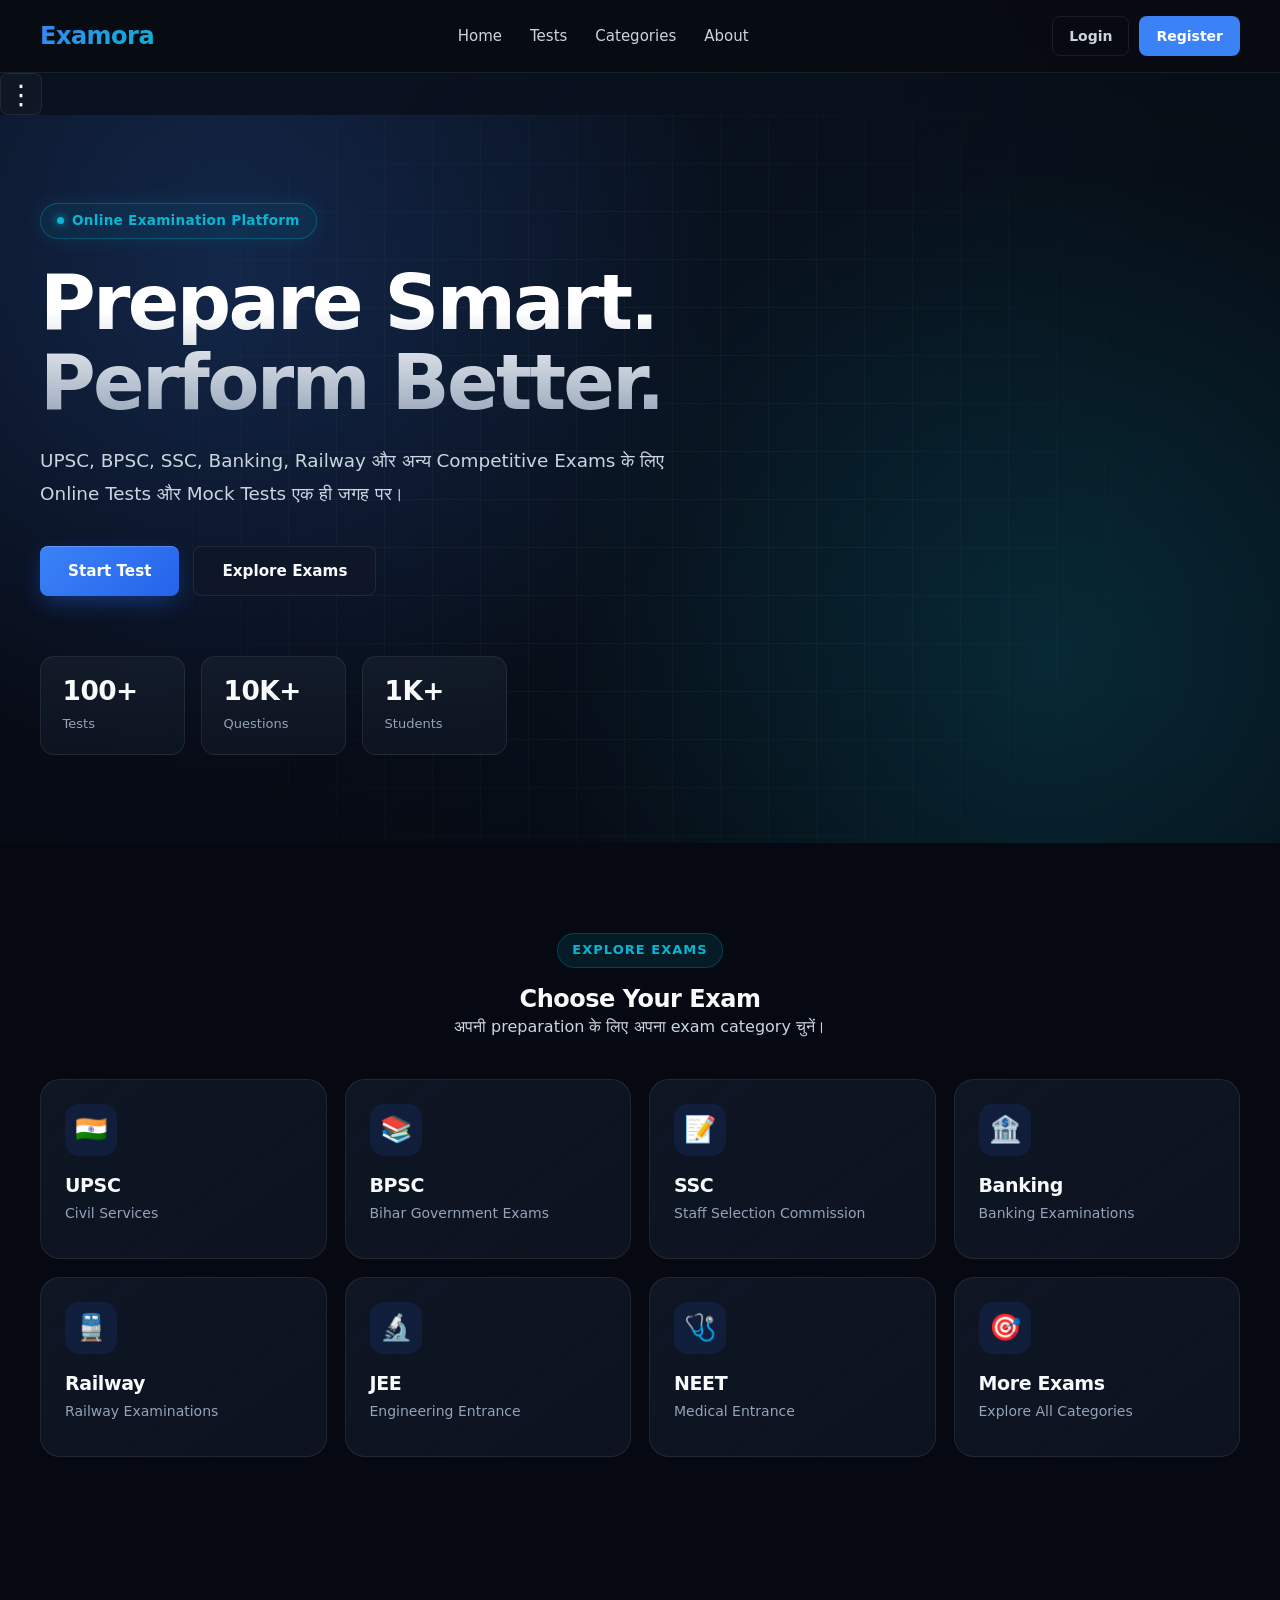
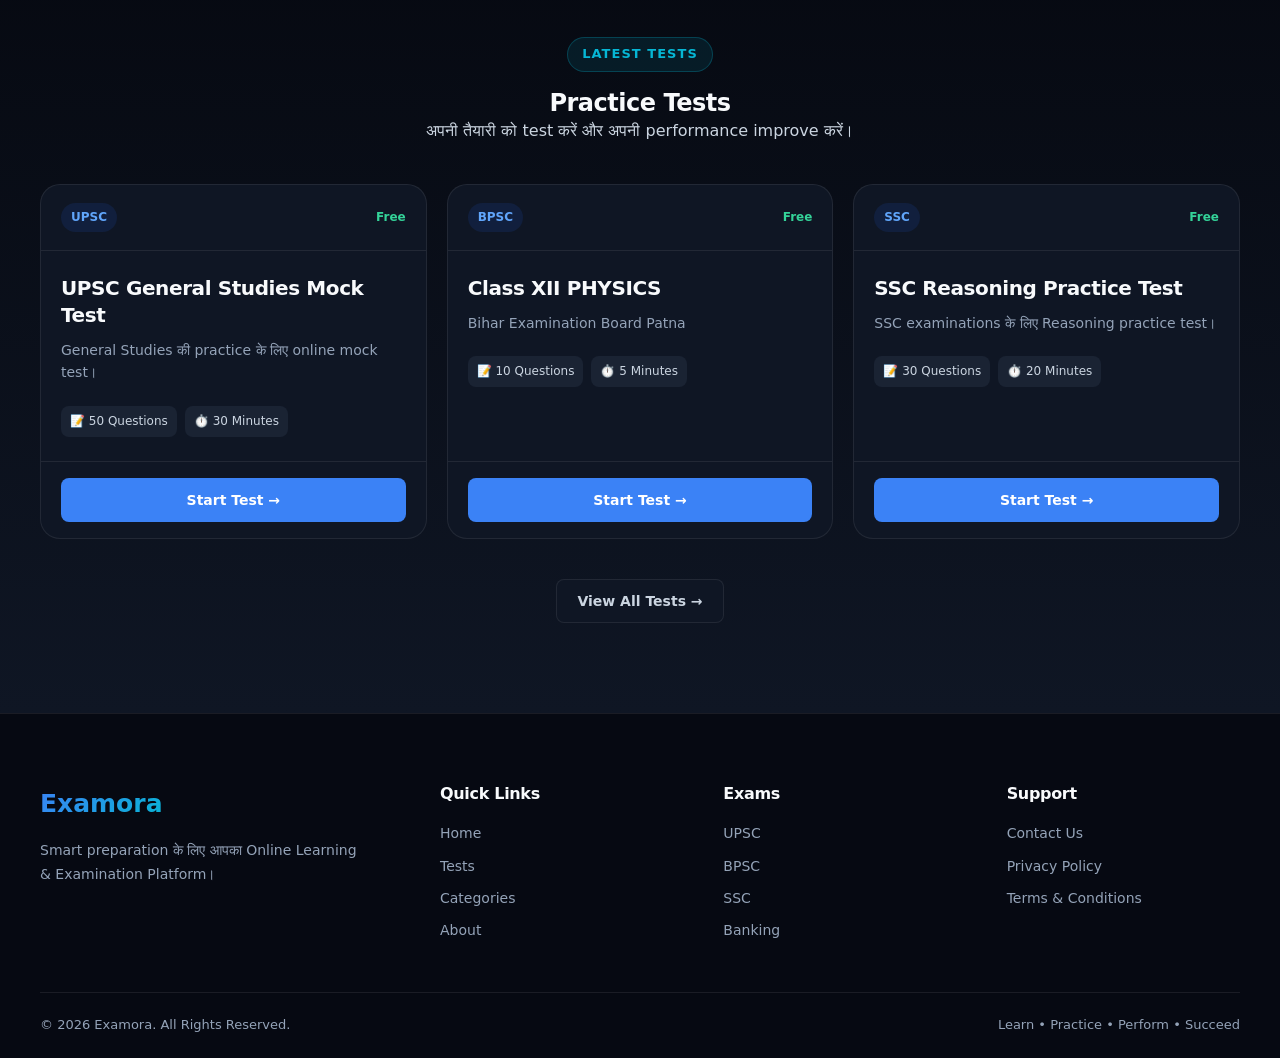
<file: index.html>
<!DOCTYPE html>
<html lang="en">

<head>
    <meta charset="UTF-8">
    <meta name="viewport" content="width=device-width, initial-scale=1.0">
    <meta name="theme-color" content="#080b12">
    <meta name="description" content="Examora - Online Learning & Examination Platform">

    <!-- PWA Manifest & Support -->
    <link rel="manifest" href="./manifest.json">
    <meta name="mobile-web-app-capable" content="yes">
    <meta name="apple-mobile-web-app-status-bar-style" content="black-translucent">
    <meta name="apple-mobile-web-app-title" content="Examora">

    <!-- PWA Icons -->
    <link rel="icon" type="image/png" sizes="192x192" href="./icons/icon-192.png">
    <link rel="apple-touch-icon" href="./icons/icon-192.png">

    <title>Examora</title>

    <!-- Global & Progress CSS -->
    <link rel="stylesheet" href="css/style.css">
    <link rel="stylesheet" href="css/progress.css">

    <!-- Component CSS -->
    <link rel="stylesheet" href="css/header.css">
    <link rel="stylesheet" href="css/hero.css">
    <link rel="stylesheet" href="css/category.css">
    <link rel="stylesheet" href="css/test.css">
    <link rel="stylesheet" href="css/footer.css">
    <link rel="stylesheet" href="css/menu.css">
</head>

<body>
    <!-- Progress Bar -->
    <div id="pageProgress" class="page-progress" aria-hidden="true">
        <div class="page-progress-bar"></div>
    </div>

    <!-- App Containers -->
    <div id="header"></div>
    <div id="menu"></div>
    <div id="hero"></div>
    <div id="category"></div>
    <div id="tests"></div>
    <div id="footer"></div>

    <!-- Scripts -->
    <script src="js/progress.js"></script>
    <script src="js/app.js"></script>

    <!-- Service Worker -->
    <script>
        if ("serviceWorker" in navigator) {
            window.addEventListener("load", () => {
                navigator.serviceWorker
                    .register("./sw.js")
                    .then(registration => {
                        console.log("Examora Service Worker registered:", registration.scope);
                    })
                    .catch(error => {
                        console.error("Service Worker registration failed:", error);
                    });
            });
        }
    </script>
</body>

</html>
</file>
<file: css/style.css>
/* =========================================================
   EXAMORA — Design System & Global Stylesheet
   File: css/style.css
   Theme: Modern Dark SaaS / EdTech UI
   ========================================================= */

/* =========================
   1. DESIGN TOKENS (VARIABLES)
========================= */
:root {
    /* Brand Colors */
    --primary: #3b82f6;
    --primary-dark: #2563eb;
    --primary-glow: rgba(59, 130, 246, 0.35);
    --secondary: #06b6d4;
    --secondary-glow: rgba(6, 182, 212, 0.25);

    /* Semantic / Status Colors */
    --success: #10b981;
    --warning: #f59e0b;
    --danger: #ef4444;

    /* Background & Surfaces */
    --background: #060911;
    --surface: #0f1624;
    --surface-light: #1a2333;
    --surface-glass: rgba(15, 22, 36, 0.75);

    /* Text Colors */
    --text: #f8fafc;
    --text-secondary: #cbd5e1;
    --text-muted: #94a3b8;

    /* Borders & Dividers */
    --border: rgba(255, 255, 255, 0.08);
    --border-hover: rgba(59, 130, 246, 0.45);

    /* Gradients */
    --gradient-primary: linear-gradient(135deg, var(--primary) 0%, var(--secondary) 100%);
    --gradient-surface: linear-gradient(180deg, rgba(255, 255, 255, 0.03) 0%, rgba(255, 255, 255, 0) 100%);

    /* Shadows */
    --shadow-sm: 0 2px 8px -2px rgba(0, 0, 0, 0.4);
    --shadow-md: 0 8px 24px -4px rgba(0, 0, 0, 0.5);
    --shadow-lg: 0 16px 40px -8px rgba(0, 0, 0, 0.6);
    --shadow-glow: 0 8px 25px -4px var(--primary-glow);

    /* Typography */
    --font-sans: 'Inter', system-ui, -apple-system, BlinkMacSystemFont, 'Segoe UI', Roboto, sans-serif;

    /* Spacing Scale */
    --space-xs: 0.25rem;   /* 4px */
    --space-sm: 0.5rem;    /* 8px */
    --space-md: 1rem;      /* 16px */
    --space-lg: 1.5rem;    /* 24px */
    --space-xl: 2.5rem;    /* 40px */
    --space-xxl: 4.5rem;   /* 72px */

    /* Border Radius */
    --radius-sm: 8px;
    --radius-md: 14px;
    --radius-lg: 20px;
    --radius-xl: 28px;
    --radius-full: 9999px;

    /* Layout */
    --container-width: 1200px;

    /* Smooth Transitions */
    --transition-fast: 0.18s cubic-bezier(0.4, 0, 0.2, 1);
    --transition: 0.3s cubic-bezier(0.4, 0, 0.2, 1);
}

/* =========================
   2. MODERN CSS RESET
========================= */
*,
*::before,
*::after {
    margin: 0;
    padding: 0;
    box-sizing: border-box;
}

html {
    scroll-behavior: smooth;
    -webkit-text-size-adjust: 100%;
    color-scheme: dark;
}

body {
    min-height: 100vh;
    background-color: var(--background);
    background-image: 
        radial-gradient(circle at 15% 0%, rgba(59, 130, 246, 0.08), transparent 35%),
        radial-gradient(circle at 85% 20%, rgba(6, 182, 212, 0.06), transparent 35%);
    color: var(--text);
    font-family: var(--font-sans);
    font-size: 1rem;
    line-height: 1.6;
    overflow-x: hidden;
    -webkit-font-smoothing: antialiased;
    -moz-osx-font-smoothing: grayscale;
}

/* =========================
   3. BASE ELEMENTS
========================= */
h1, h2, h3, h4, h5, h6 {
    color: var(--text);
    font-weight: 700;
    line-height: 1.25;
    letter-spacing: -0.02em;
}

p {
    color: var(--text-secondary);
}

a {
    color: inherit;
    text-decoration: none;
    transition: color var(--transition-fast), opacity var(--transition-fast);
}

ul, ol {
    list-style: none;
}

button {
    border: none;
    background: none;
    color: inherit;
    font: inherit;
    cursor: pointer;
    user-select: none;
}

input,
textarea,
select {
    font: inherit;
    color: var(--text);
    background: var(--surface);
    border: 1px solid var(--border);
    border-radius: var(--radius-sm);
    padding: 0.75rem 1rem;
    transition: border-color var(--transition-fast), box-shadow var(--transition-fast);
}

input:focus,
textarea:focus,
select:focus {
    outline: none;
    border-color: var(--primary);
    box-shadow: 0 0 0 3px rgba(59, 130, 246, 0.2);
}

img,
svg {
    display: block;
    max-width: 100%;
    height: auto;
}

/* =========================
   4. LAYOUT & CONTAINERS
========================= */
.container {
    width: min(calc(100% - 2rem), var(--container-width));
    margin-inline: auto;
}

.section {
    width: 100%;
    padding: var(--space-xxl) 0;
    position: relative;
}

/* =========================
   5. SECTION HEADERS
========================= */
.section-header {
    text-align: center;
    max-width: 720px;
    margin: 0 auto var(--space-xl);
}

.section-label {
    display: inline-flex;
    align-items: center;
    gap: 6px;
    margin-bottom: var(--space-md);
    padding: 6px 14px;
    background: rgba(6, 182, 212, 0.1);
    border: 1px solid rgba(6, 182, 212, 0.25);
    border-radius: var(--radius-full);
    color: var(--secondary);
    font-size: 0.8125rem;
    font-weight: 600;
    text-transform: uppercase;
    letter-spacing: 0.08em;
}

.section-title {
    margin-bottom: var(--space-md);
    font-size: clamp(1.85rem, 4vw, 2.75rem);
    font-weight: 800;
    line-height: 1.15;
}

.section-description {
    max-width: 620px;
    margin-inline: auto;
    color: var(--text-muted);
    font-size: clamp(1rem, 1.5vw, 1.125rem);
}

/* =========================
   6. RESPONSIVE GRID SYSTEM
========================= */
.grid {
    display: grid;
    gap: var(--space-lg);
}

.grid-2 {
    grid-template-columns: repeat(auto-fit, minmax(min(100%, 340px), 1fr));
}

.grid-3 {
    grid-template-columns: repeat(auto-fit, minmax(min(100%, 280px), 1fr));
}

.grid-4 {
    grid-template-columns: repeat(auto-fit, minmax(min(100%, 240px), 1fr));
}

/* =========================
   7. CARDS
========================= */
.card {
    background: var(--surface);
    background-image: var(--gradient-surface);
    border: 1px solid var(--border);
    border-radius: var(--radius-md);
    padding: var(--space-lg);
    box-shadow: var(--shadow-sm);
    backdrop-filter: blur(12px);
    transition: 
        transform var(--transition),
        border-color var(--transition),
        box-shadow var(--transition);
}

.card:hover {
    transform: translateY(-5px);
    border-color: var(--border-hover);
    box-shadow: var(--shadow-md), 0 0 25px rgba(59, 130, 246, 0.12);
}

/* =========================
   8. BUTTONS
========================= */
.btn {
    display: inline-flex;
    align-items: center;
    justify-content: center;
    gap: var(--space-sm);
    min-height: 44px;
    padding: 0.65rem 1.35rem;
    border-radius: var(--radius-sm);
    font-size: 0.95rem;
    font-weight: 600;
    letter-spacing: 0.01em;
    transition: 
        transform var(--transition-fast),
        background var(--transition-fast),
        box-shadow var(--transition-fast),
        border-color var(--transition-fast);
}

.btn:hover {
    transform: translateY(-2px);
}

.btn:active {
    transform: translateY(0);
}

.btn-primary {
    background: var(--gradient-primary);
    color: #ffffff;
    box-shadow: var(--shadow-glow);
}

.btn-primary:hover {
    box-shadow: 0 10px 28px -4px rgba(59, 130, 246, 0.55);
    filter: brightness(1.06);
}

.btn-secondary {
    background: var(--surface-light);
    color: var(--text);
    border: 1px solid var(--border);
}

.btn-secondary:hover {
    background: rgba(255, 255, 255, 0.08);
    border-color: rgba(255, 255, 255, 0.2);
}

.btn-outline {
    background: transparent;
    color: var(--text);
    border: 1px solid var(--border);
}

.btn-outline:hover {
    border-color: var(--primary);
    background: rgba(59, 130, 246, 0.08);
}

/* =========================
   9. UTILITY CLASSES
========================= */
.hidden {
    display: none !important;
}

.text-center {
    text-align: center;
}

.text-muted {
    color: var(--text-muted);
}

.text-gradient {
    background: var(--gradient-primary);
    -webkit-background-clip: text;
    background-clip: text;
    color: transparent;
}

.glass {
    background: var(--surface-glass);
    backdrop-filter: blur(16px);
    -webkit-backdrop-filter: blur(16px);
    border: 1px solid var(--border);
}

/* =========================
   10. ACCESSIBILITY & BROWSER UI
========================= */
:focus-visible {
    outline: 2px solid var(--secondary);
    outline-offset: 3px;
}

::selection {
    background: var(--primary);
    color: #ffffff;
}

::-webkit-scrollbar {
    width: 8px;
    height: 8px;
}

::-webkit-scrollbar-track {
    background: var(--background);
}

::-webkit-scrollbar-thumb {
    background: var(--surface-light);
    border-radius: var(--radius-full);
    border: 2px solid var(--background);
}

::-webkit-scrollbar-thumb:hover {
    background: var(--text-muted);
}

/* =========================
   11. RESPONSIVE MEDIA QUERIES
========================= */
@media (max-width: 768px) {
    .container {
        width: min(calc(100% - 1.5rem), var(--container-width));
    }

    .section {
        padding: var(--space-xl) 0;
    }

    .card {
        padding: var(--space-md);
    }
}

/* =========================
   12. REDUCED MOTION
========================= */
@media (prefers-reduced-motion: reduce) {
    html {
        scroll-behavior: auto;
    }

    *,
    *::before,
    *::after {
        animation-duration: 0.01ms !important;
        animation-iteration-count: 1 !important;
        transition-duration: 0.01ms !important;
        scroll-behavior: auto !important;
    }
}
</file>
<file: css/progress.css>
/* =========================================================
   EXAMORA
   Premium Page Loading Progress
   File: css/progress.css
   ========================================================= */


/* =========================================================
   ROOT COLORS
========================================================= */

:root {

    --progress-blue: #2388ff;

    --progress-cyan: #00d9ff;

    --progress-light: #7defff;

    --progress-glow:
        rgba(0, 190, 255, 0.85);

}


/* =========================================================
   PROGRESS CONTAINER
========================================================= */

.page-progress {

    position: fixed;

    top: 0;

    left: 0;

    z-index: 99999;

    width: 100%;

    height: 6px;

    overflow: hidden;

    pointer-events: none;

    background: transparent;

}


/* =========================================================
   PROGRESS BAR
========================================================= */

.page-progress-bar {

    position: relative;

    width: 0%;

    height: 100%;

    border-radius:
        0 12px 12px 0;

    background:
        linear-gradient(
            90deg,
            #1769ff 0%,
            #2388ff 30%,
            #00c8ff 65%,
            #72efff 100%
        );

    box-shadow:

        0 0 5px
        rgba(35, 136, 255, 0.95),

        0 0 12px
        rgba(0, 217, 255, 0.9),

        0 0 24px
        rgba(0, 190, 255, 0.75),

        0 0 42px
        rgba(0, 160, 255, 0.45);

    transition:

        width 0.28s
        cubic-bezier(
            0.22,
            1,
            0.36,
            1
        ),

        opacity 0.35s ease;

}


/* =========================================================
   MOVING LIGHT
========================================================= */

.page-progress-bar::after {

    content: "";

    position: absolute;

    top: 0;

    right: 0;

    width: 120px;

    height: 100%;

    background:
        linear-gradient(
            90deg,
            transparent,
            rgba(255, 255, 255, 0.85),
            transparent
        );

    filter:
        blur(2px);

    opacity: 0.9;

    animation:
        progress-shine
        1.2s
        ease-in-out
        infinite;

}


/* =========================================================
   LOADING STATE
========================================================= */

.page-progress.loading {

    opacity: 1;

}


.page-progress.loading
.page-progress-bar {

    width: 72%;

}


/* =========================================================
   ACTIVE LOADING ANIMATION
========================================================= */

.page-progress.loading
.page-progress-bar::before {

    content: "";

    position: absolute;

    top: -2px;

    right: 0;

    width: 70px;

    height: 10px;

    border-radius: 50%;

    background:
        rgba(
            125,
            239,
            255,
            0.9
        );

    filter:
        blur(6px);

}


/* =========================================================
   COMPLETE STATE
========================================================= */

.page-progress.complete {

    opacity: 1;

}


.page-progress.complete
.page-progress-bar {

    width: 100%;

    opacity: 0;

}


/* =========================================================
   SHINE ANIMATION
========================================================= */

@keyframes progress-shine {

    0% {

        transform:
            translateX(70px);

        opacity: 0;

    }

    25% {

        opacity: 0.9;

    }

    70% {

        opacity: 0.8;

    }

    100% {

        transform:
            translateX(-120px);

        opacity: 0;

    }

}


/* =========================================================
   EXTRA GLOW ANIMATION
========================================================= */

@keyframes progress-glow {

    0% {

        filter:
            brightness(1);

    }

    50% {

        filter:
            brightness(1.35);

    }

    100% {

        filter:
            brightness(1);

    }

}


.page-progress.loading
.page-progress-bar {

    animation:
        progress-glow
        1.6s
        ease-in-out
        infinite;

}


/* =========================================================
   MOBILE
========================================================= */

@media (max-width: 600px) {

    .page-progress {

        height: 5px;

    }

    .page-progress-bar {

        border-radius:
            0 10px 10px 0;

    }

}


/* =========================================================
   LARGE SCREENS
========================================================= */

@media (min-width: 1200px) {

    .page-progress {

        height: 7px;

    }

    .page-progress-bar::after {

        width: 150px;

    }

}


/* =========================================================
   REDUCED MOTION
========================================================= */

@media (
    prefers-reduced-motion: reduce
) {

    .page-progress-bar {

        animation: none;

        transition:
            width 0.1s linear;

    }

    .page-progress-bar::after {

        animation: none;

    }

}
</file>
<file: css/header.css>
/* =========================================================
   EXAMORA
   Header Component Styles
   File: css/header.css
   ========================================================= */


/* =========================
   HEADER
========================= */

.site-header {

    position: sticky;

    top: 0;

    z-index: 1000;

    width: 100%;

    background: rgba(8, 11, 18, 0.92);

    border-bottom: 1px solid var(--border);

    backdrop-filter: blur(14px);

}


/* =========================
   HEADER CONTAINER
========================= */

.header-container {

    width: min(
        calc(100% - 32px),
        var(--container-width)
    );

    min-height: 72px;

    margin: 0 auto;

    display: flex;

    align-items: center;

    justify-content: space-between;

    gap: 24px;

}


/* =========================
   LOGO
========================= */

.logo {

    display: inline-flex;

    align-items: center;

    flex-shrink: 0;

}


.logo-text {

    font-size: 24px;

    font-weight: 800;

    letter-spacing: -0.5px;

    background:
        linear-gradient(
            135deg,
            var(--primary),
            var(--secondary)
        );

    -webkit-background-clip: text;

    background-clip: text;

    color: transparent;

}


/* =========================
   NAVIGATION
========================= */

.main-nav {

    display: flex;

    align-items: center;

    justify-content: center;

    gap: 28px;

}


.main-nav a {

    position: relative;

    color: var(--text-secondary);

    font-size: 15px;

    font-weight: 500;

    transition:
        color var(--transition);

}


.main-nav a:hover {

    color: var(--text);

}


.main-nav a::after {

    content: "";

    position: absolute;

    left: 0;

    bottom: -7px;

    width: 0;

    height: 2px;

    background: var(--secondary);

    border-radius: 10px;

    transition:
        width var(--transition);

}


.main-nav a:hover::after {

    width: 100%;

}


/* =========================
   HEADER ACTIONS
========================= */

.header-actions {

    display: flex;

    align-items: center;

    gap: 10px;

}


/* =========================
   LOGIN BUTTON
========================= */

.login-btn {

    display: inline-flex;

    align-items: center;

    justify-content: center;

    min-height: 40px;

    padding: 8px 16px;

    color: var(--text-secondary);

    border: 1px solid var(--border);

    border-radius: var(--radius-sm);

    font-size: 14px;

    font-weight: 600;

    transition:
        background var(--transition),
        color var(--transition),
        border-color var(--transition);

}


.login-btn:hover {

    color: var(--text);

    background: var(--surface);

    border-color:
        rgba(255, 255, 255, 0.16);

}


/* =========================
   REGISTER BUTTON
========================= */

.register-btn {

    display: inline-flex;

    align-items: center;

    justify-content: center;

    min-height: 40px;

    padding: 8px 17px;

    background: var(--primary);

    color: #ffffff;

    border-radius: var(--radius-sm);

    font-size: 14px;

    font-weight: 600;

    transition:
        background var(--transition),
        transform var(--transition);

}


.register-btn:hover {

    background: var(--primary-dark);

    transform: translateY(-1px);

}


/* =========================
   MOBILE MENU BUTTON
========================= */

.menu-btn {

    display: none;

    width: 42px;

    height: 42px;

    align-items: center;

    justify-content: center;

    border: 1px solid var(--border);

    border-radius: var(--radius-sm);

    background: var(--surface);

    color: var(--text);

    font-size: 22px;

    line-height: 1;

}


/* =========================
   TABLET
========================= */

@media (max-width: 900px) {

    .main-nav {

        gap: 18px;

    }

    .header-actions {

        gap: 6px;

    }

}


/* =========================
   MOBILE
========================= */

@media (max-width: 700px) {

    .header-container {

        min-height: 64px;

        width: min(
            calc(100% - 24px),
            var(--container-width)
        );

    }


    .main-nav {

        display: none;

    }


    .header-actions {

        display: none;

    }


    .menu-btn {

        display: inline-flex;

    }


    .logo-text {

        font-size: 22px;

    }

}
</file>
<file: css/hero.css>
/* =========================================================
   EXAMORA — Hero Component (css/hero.css)
   ========================================================= */

.hero-section {
    position: relative;
    width: 100%;
    min-height: 680px;
    display: flex;
    align-items: center;
    overflow: hidden;
    background:
        radial-gradient(circle at 18% 22%, rgba(59, 130, 246, 0.2), transparent 42%),
        radial-gradient(circle at 82% 75%, rgba(6, 182, 212, 0.14), transparent 42%);
}

/* Subtle architectural grid overlay */
.hero-section::before {
    content: "";
    position: absolute;
    inset: 0;
    background-image: 
        linear-gradient(to right, rgba(255, 255, 255, 0.03) 1px, transparent 1px),
        linear-gradient(to bottom, rgba(255, 255, 255, 0.03) 1px, transparent 1px);
    background-size: 48px 48px;
    mask-image: radial-gradient(circle at center, black 35%, transparent 85%);
    -webkit-mask-image: radial-gradient(circle at center, black 35%, transparent 85%);
    pointer-events: none;
}

.hero-container {
    position: relative;
    z-index: 1;
    width: min(calc(100% - 2rem), var(--container-width));
    margin-inline: auto;
    padding: 5.5rem 0;
}

.hero-content {
    max-width: 780px;
}

/* Typography & Badge */
.hero-badge {
    display: inline-flex;
    align-items: center;
    gap: 8px;
    padding: 6px 16px;
    margin-bottom: 1.5rem;
    border: 1px solid rgba(6, 182, 212, 0.3);
    border-radius: 999px;
    background: rgba(6, 182, 212, 0.08);
    backdrop-filter: blur(8px);
    color: var(--secondary);
    font-size: 0.85rem;
    font-weight: 600;
    letter-spacing: 0.02em;
    box-shadow: 0 0 20px rgba(6, 182, 212, 0.12);
}

.hero-badge::before {
    content: "";
    width: 7px;
    height: 7px;
    border-radius: 50%;
    background: var(--secondary);
    box-shadow: 0 0 8px var(--secondary);
}

.hero-content h1 {
    margin-bottom: 1.35rem;
    font-size: clamp(2.75rem, 6.5vw, 4.75rem);
    line-height: 1.06;
    letter-spacing: -0.035em;
    font-weight: 800;
    background: linear-gradient(180deg, #ffffff 30%, #94a3b8 100%);
    -webkit-background-clip: text;
    background-clip: text;
    color: transparent;
}

.hero-content p {
    max-width: 640px;
    margin-bottom: 2.25rem;
    color: var(--text-secondary);
    font-size: clamp(1.05rem, 1.5vw, 1.15rem);
    line-height: 1.75;
}

/* Actions & Buttons */
.hero-actions {
    display: flex;
    align-items: center;
    flex-wrap: wrap;
    gap: 14px;
}

.hero-primary-btn,
.hero-secondary-btn {
    display: inline-flex;
    align-items: center;
    justify-content: center;
    gap: 8px;
    min-height: 50px;
    padding: 0.75rem 1.75rem;
    border-radius: var(--radius-sm);
    font-size: 0.95rem;
    font-weight: 600;
    transition: transform var(--transition-fast), box-shadow var(--transition-fast), border-color var(--transition-fast), background var(--transition-fast);
}

.hero-primary-btn {
    background: linear-gradient(135deg, var(--primary) 0%, var(--primary-dark) 100%);
    color: #ffffff;
    box-shadow: 0 8px 24px -4px rgba(37, 99, 235, 0.45), inset 0 1px 0 rgba(255, 255, 255, 0.2);
}

.hero-primary-btn:hover {
    transform: translateY(-2px);
    box-shadow: 0 12px 30px -4px rgba(37, 99, 235, 0.65), inset 0 1px 0 rgba(255, 255, 255, 0.25);
    filter: brightness(1.05);
}

.hero-secondary-btn {
    border: 1px solid var(--border);
    background: rgba(17, 24, 39, 0.6);
    backdrop-filter: blur(10px);
    color: var(--text);
}

.hero-secondary-btn:hover {
    background: var(--surface-light);
    border-color: rgba(255, 255, 255, 0.22);
    transform: translateY(-2px);
}

/* Stats Cards */
.hero-stats {
    display: flex;
    align-items: stretch;
    flex-wrap: wrap;
    gap: 16px;
    margin-top: 3.75rem;
}

.stat-item {
    min-width: 145px;
    padding: 1.15rem 1.35rem;
    border: 1px solid var(--border);
    border-radius: var(--radius-md);
    background: linear-gradient(180deg, rgba(31, 41, 55, 0.45) 0%, rgba(17, 24, 39, 0.65) 100%);
    backdrop-filter: blur(12px);
    transition: transform var(--transition-fast), border-color var(--transition-fast);
}

.stat-item:hover {
    transform: translateY(-3px);
    border-color: rgba(59, 130, 246, 0.35);
}

.stat-item strong {
    display: block;
    margin-bottom: 4px;
    font-size: 1.65rem;
    font-weight: 800;
    line-height: 1.15;
    color: var(--text);
    letter-spacing: -0.02em;
}

.stat-item span {
    color: var(--text-muted);
    font-size: 0.8125rem;
    font-weight: 500;
}

/* Responsive Breakpoints */
@media (max-width: 900px) {
    .hero-section {
        min-height: 580px;
    }

    .hero-container {
        padding: 4.5rem 0;
    }
}

@media (max-width: 600px) {
    .hero-section {
        min-height: auto;
    }

    .hero-container {
        width: min(calc(100% - 1.5rem), var(--container-width));
        padding: 3.75rem 0;
    }

    .hero-content h1 {
        margin-bottom: 1.1rem;
        letter-spacing: -0.025em;
    }

    .hero-content p {
        margin-bottom: 1.75rem;
    }

    .hero-actions {
        flex-direction: column;
        align-items: stretch;
    }

    .hero-primary-btn,
    .hero-secondary-btn {
        width: 100%;
    }

    .hero-stats {
        margin-top: 2.5rem;
        display: grid;
        grid-template-columns: repeat(3, 1fr);
        gap: 10px;
    }

    .stat-item {
        min-width: 0;
        padding: 0.85rem 0.5rem;
        text-align: center;
    }

    .stat-item strong {
        font-size: 1.25rem;
    }

    .stat-item span {
        font-size: 0.75rem;
    }
}
</file>
<file: css/category.css>
/* =========================================================
   EXAMORA
   Category Component Styles
   File: css/category.css
   ========================================================= */


/* =========================
   CATEGORY SECTION
========================= */

.category-section {

    width: 100%;

    padding: 90px 0;

    background: var(--background);

}


/* =========================
   CATEGORY CONTAINER
========================= */

.category-section .section-container {

    width: min(
        calc(100% - 32px),
        var(--container-width)
    );

    margin: 0 auto;

}


/* =========================
   CATEGORY GRID
========================= */

.category-grid {

    display: grid;

    grid-template-columns:
        repeat(4, 1fr);

    gap: 18px;

}


/* =========================
   CATEGORY CARD
========================= */

.category-card {

    position: relative;

    display: flex;

    flex-direction: column;

    align-items: flex-start;

    min-height: 180px;

    padding: 24px;

    overflow: hidden;

    border: 1px solid var(--border);

    border-radius: var(--radius-lg);

    background:
        linear-gradient(
            145deg,
            var(--surface),
            rgba(17, 24, 39, 0.65)
        );

    transition:
        transform var(--transition),
        border-color var(--transition),
        box-shadow var(--transition);

}


/* =========================
   CARD HOVER
========================= */

.category-card:hover {

    transform: translateY(-6px);

    border-color:
        rgba(37, 99, 235, 0.45);

    box-shadow:
        0 18px 40px
        rgba(0, 0, 0, 0.25);

}


/* =========================
   CATEGORY ICON
========================= */

.category-icon {

    display: flex;

    align-items: center;

    justify-content: center;

    width: 52px;

    height: 52px;

    margin-bottom: 18px;

    border-radius: var(--radius-md);

    background:
        rgba(37, 99, 235, 0.12);

    font-size: 26px;

}


/* =========================
   CATEGORY TITLE
========================= */

.category-card h3 {

    margin-bottom: 5px;

    color: var(--text);

    font-size: 19px;

    font-weight: 700;

}


/* =========================
   CATEGORY DESCRIPTION
========================= */

.category-card p {

    color: var(--text-muted);

    font-size: 14px;

    line-height: 1.5;

}


/* =========================
   CARD ARROW
========================= */

.category-card::after {

    content: "→";

    position: absolute;

    right: 20px;

    bottom: 20px;

    color: var(--text-muted);

    font-size: 20px;

    opacity: 0;

    transform: translateX(-6px);

    transition:
        opacity var(--transition),
        transform var(--transition);

}


.category-card:hover::after {

    opacity: 1;

    transform: translateX(0);

}


/* =========================
   LARGE TABLET
========================= */

@media (max-width: 1000px) {

    .category-grid {

        grid-template-columns:
            repeat(3, 1fr);

    }

}


/* =========================
   TABLET
========================= */

@media (max-width: 750px) {

    .category-section {

        padding: 70px 0;

    }


    .category-grid {

        grid-template-columns:
            repeat(2, 1fr);

    }

}


/* =========================
   MOBILE
========================= */

@media (max-width: 480px) {

    .category-section {

        padding: 55px 0;

    }


    .category-section .section-container {

        width: min(
            calc(100% - 24px),
            var(--container-width)
        );

    }


    .category-grid {

        grid-template-columns: 1fr;

        gap: 12px;

    }


    .category-card {

        min-height: 150px;

        padding: 20px;

    }


    .category-icon {

        width: 46px;

        height: 46px;

        margin-bottom: 14px;

        font-size: 22px;

    }


    .category-card h3 {

        font-size: 18px;

    }

      }
</file>
<file: css/test.css>
/* =========================================================
   EXAMORA
   Test Component Styles
   File: css/test.css
   ========================================================= */


/* =========================
   TEST SECTION
========================= */

.test-section {

    width: 100%;

    padding: 90px 0;

    background:
        linear-gradient(
            180deg,
            var(--background),
            var(--surface)
        );

}


/* =========================
   TEST CONTAINER
========================= */

.test-section .section-container {

    width: min(
        calc(100% - 32px),
        var(--container-width)
    );

    margin: 0 auto;

}


/* =========================
   TEST GRID
========================= */

.test-grid {

    display: grid;

    grid-template-columns:
        repeat(3, 1fr);

    gap: 20px;

}


/* =========================
   TEST CARD
========================= */

.test-card {

    display: flex;

    flex-direction: column;

    min-height: 330px;

    overflow: hidden;

    border: 1px solid var(--border);

    border-radius: var(--radius-lg);

    background: var(--surface);

    transition:
        transform var(--transition),
        border-color var(--transition),
        box-shadow var(--transition);

}


.test-card:hover {

    transform: translateY(-5px);

    border-color:
        rgba(37, 99, 235, 0.4);

    box-shadow:
        0 18px 40px
        rgba(0, 0, 0, 0.25);

}


/* =========================
   TEST CARD HEADER
========================= */

.test-card-header {

    display: flex;

    align-items: center;

    justify-content: space-between;

    gap: 10px;

    padding: 18px 20px;

    border-bottom: 1px solid var(--border);

}


/* =========================
   TEST CATEGORY
========================= */

.test-category {

    display: inline-flex;

    align-items: center;

    padding: 5px 10px;

    border-radius: 999px;

    background:
        rgba(37, 99, 235, 0.12);

    color: #60a5fa;

    font-size: 12px;

    font-weight: 700;

}


/* =========================
   TEST STATUS
========================= */

.test-status {

    color: #34d399;

    font-size: 12px;

    font-weight: 700;

}


/* =========================
   TEST BODY
========================= */

.test-card-body {

    flex: 1;

    padding: 24px 20px;

}


.test-card-body h3 {

    margin-bottom: 10px;

    color: var(--text);

    font-size: 20px;

    line-height: 1.35;

}


.test-card-body p {

    margin-bottom: 22px;

    color: var(--text-muted);

    font-size: 14px;

    line-height: 1.6;

}


/* =========================
   TEST INFO
========================= */

.test-info {

    display: flex;

    flex-wrap: wrap;

    gap: 8px;

}


.test-info span {

    display: inline-flex;

    align-items: center;

    padding: 6px 9px;

    border-radius: var(--radius-sm);

    background: var(--surface-light);

    color: var(--text-secondary);

    font-size: 12px;

}


/* =========================
   TEST FOOTER
========================= */

.test-card-footer {

    padding: 16px 20px;

    border-top: 1px solid var(--border);

}


.test-card-footer a {

    display: flex;

    align-items: center;

    justify-content: center;

    width: 100%;

    min-height: 44px;

    border-radius: var(--radius-sm);

    background: var(--primary);

    color: #ffffff;

    font-size: 14px;

    font-weight: 700;

    transition:
        background var(--transition),
        transform var(--transition);

}


.test-card-footer a:hover {

    background: var(--primary-dark);

    transform: translateY(-1px);

}


/* =========================
   SECTION ACTION
========================= */

.section-action {

    display: flex;

    justify-content: center;

    margin-top: 40px;

}


.section-action a {

    display: inline-flex;

    align-items: center;

    justify-content: center;

    min-height: 44px;

    padding: 10px 20px;

    border: 1px solid var(--border);

    border-radius: var(--radius-sm);

    background: var(--surface);

    color: var(--text-secondary);

    font-size: 14px;

    font-weight: 600;

    transition:
        background var(--transition),
        color var(--transition),
        border-color var(--transition);

}


.section-action a:hover {

    background: var(--surface-light);

    color: var(--text);

    border-color:
        rgba(255, 255, 255, 0.16);

}


/* =========================
   TABLET
========================= */

@media (max-width: 950px) {

    .test-grid {

        grid-template-columns:
            repeat(2, 1fr);

    }

}


/* =========================
   MOBILE
========================= */

@media (max-width: 600px) {

    .test-section {

        padding: 65px 0;

    }


    .test-section .section-container {

        width: min(
            calc(100% - 24px),
            var(--container-width)
        );

    }


    .test-grid {

        grid-template-columns: 1fr;

        gap: 14px;

    }


    .test-card {

        min-height: 300px;

    }


    .test-card-body {

        padding: 20px 16px;

    }


    .test-card-header {

        padding: 15px 16px;

    }


    .test-card-footer {

        padding: 14px 16px;

    }

}
</file>
<file: css/footer.css>
/* =========================================================
   EXAMORA
   Footer Component Styles
   File: css/footer.css
   ========================================================= */


/* =========================
   FOOTER
========================= */

.site-footer {

    width: 100%;

    background: #060912;

    border-top: 1px solid var(--border);

}


/* =========================
   FOOTER CONTAINER
========================= */

.footer-container {

    width: min(
        calc(100% - 32px),
        var(--container-width)
    );

    margin: 0 auto;

    padding: 70px 0 50px;

    display: grid;

    grid-template-columns:
        1.5fr
        repeat(3, 1fr);

    gap: 50px;

}


/* =========================
   FOOTER BRAND
========================= */

.footer-brand {

    max-width: 320px;

}


.footer-logo {

    display: inline-block;

    margin-bottom: 15px;

    font-size: 25px;

    font-weight: 800;

    background:
        linear-gradient(
            135deg,
            var(--primary),
            var(--secondary)
        );

    -webkit-background-clip: text;

    background-clip: text;

    color: transparent;

}


.footer-brand p {

    color: var(--text-muted);

    font-size: 14px;

    line-height: 1.7;

}


/* =========================
   FOOTER COLUMN
========================= */

.footer-column {

    display: flex;

    flex-direction: column;

    align-items: flex-start;

    gap: 10px;

}


.footer-column h3 {

    margin-bottom: 8px;

    color: var(--text);

    font-size: 16px;

    font-weight: 700;

}


.footer-column a {

    color: var(--text-muted);

    font-size: 14px;

    transition:
        color var(--transition),
        transform var(--transition);

}


.footer-column a:hover {

    color: var(--secondary);

    transform: translateX(3px);

}


/* =========================
   FOOTER BOTTOM
========================= */

.footer-bottom {

    width: min(
        calc(100% - 32px),
        var(--container-width)
    );

    margin: 0 auto;

    padding: 22px 0;

    display: flex;

    align-items: center;

    justify-content: space-between;

    gap: 20px;

    border-top: 1px solid var(--border);

}


.footer-bottom p {

    color: var(--text-muted);

    font-size: 13px;

}


/* =========================
   TABLET
========================= */

@media (max-width: 850px) {

    .footer-container {

        grid-template-columns:
            repeat(2, 1fr);

        gap: 40px;

    }

}


/* =========================
   MOBILE
========================= */

@media (max-width: 550px) {

    .footer-container {

        width: min(
            calc(100% - 24px),
            var(--container-width)
        );

        padding: 55px 0 35px;

        grid-template-columns: 1fr;

        gap: 30px;

    }


    .footer-brand {

        max-width: 100%;

    }


    .footer-bottom {

        width: min(
            calc(100% - 24px),
            var(--container-width)
        );

        flex-direction: column;

        align-items: flex-start;

        gap: 6px;

    }

}
</file>
<file: css/menu.css>
/* =========================================================
   EXAMORA
   Menu Component Styles
   File: css/menu.css
   ========================================================= */


/* =========================
   MENU WRAPPER
========================= */

.menu-wrapper {
    position: relative;
    display: inline-flex;
}


/* =========================
   THREE DOT BUTTON
========================= */

.menu-toggle {

    width: 42px;
    height: 42px;

    display: inline-flex;

    align-items: center;
    justify-content: center;

    border: 1px solid var(--border);

    border-radius: var(--radius-sm);

    background: var(--surface);

    color: var(--text);

    font-size: 27px;

    line-height: 1;

    cursor: pointer;

    transition:
        background var(--transition),
        border-color var(--transition),
        transform var(--transition);

}


.menu-toggle:hover {

    background: var(--surface-light);

    border-color:
        rgba(255, 255, 255, 0.18);

}


.menu-toggle:active {

    transform: scale(0.94);

}


/* =========================
   DROPDOWN MENU
========================= */

.menu-dropdown {

    position: absolute;

    top: calc(100% + 10px);

    right: 0;

    z-index: 2000;

    width: 220px;

    padding: 8px;

    border: 1px solid var(--border);

    border-radius: var(--radius-md);

    background:
        rgba(17, 24, 39, 0.97);

    box-shadow:
        0 18px 45px
        rgba(0, 0, 0, 0.35);

    backdrop-filter: blur(16px);

}


/* =========================
   MENU LINKS
========================= */

.menu-dropdown a {

    display: flex;

    align-items: center;

    min-height: 42px;

    padding: 9px 12px;

    border-radius: var(--radius-sm);

    color: var(--text-secondary);

    font-size: 14px;

    font-weight: 500;

    transition:
        background var(--transition-fast),
        color var(--transition-fast);

}


.menu-dropdown a:hover {

    background:
        rgba(37, 99, 235, 0.12);

    color: var(--text);

}


/* =========================
   HIDDEN STATE
========================= */

.menu-dropdown[hidden] {

    display: none;

}


/* =========================
   MOBILE
========================= */

@media (max-width: 600px) {

    .menu-dropdown {

        right: -4px;

        width: 210px;

    }

      }
</file>
